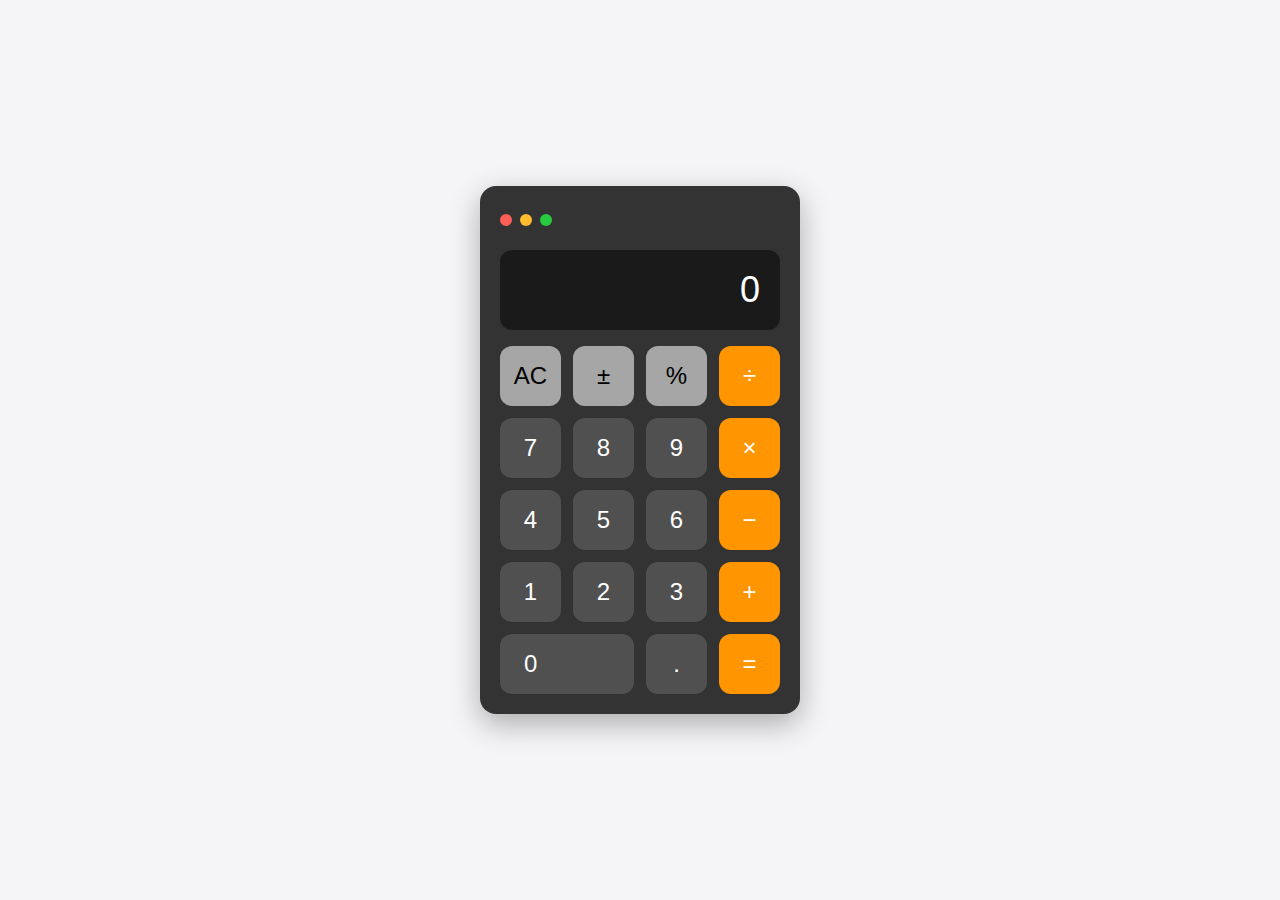
<file: apps/calculator.html>
<!DOCTYPE html>
<html lang="en">
<head>
    <meta charset="UTF-8">
    <meta name="viewport" content="width=device-width, initial-scale=1.0">
    <title>Calculator</title>
    <style>
        * {
            margin: 0;
            padding: 0;
            box-sizing: border-box;
        }

        body {
            font-family: -apple-system, BlinkMacSystemFont, 'Segoe UI', Roboto, sans-serif;
            background: #f5f5f7;
            height: 100vh;
            display: flex;
            align-items: center;
            justify-content: center;
            overflow: hidden;
        }

        .calculator {
            width: 320px;
            background: #333;
            border-radius: 16px;
            padding: 20px;
            box-shadow: 0 10px 30px rgba(0, 0, 0, 0.3);
        }

        .calculator-titlebar {
            height: 28px;
            display: flex;
            align-items: center;
            margin-bottom: 16px;
            -webkit-app-region: drag;
        }

        .window-controls {
            display: flex;
            gap: 8px;
        }

        .window-control {
            width: 12px;
            height: 12px;
            border-radius: 50%;
            cursor: pointer;
            transition: all 0.2s ease;
        }

        .close { background: #ff5f57; }
        .minimize { background: #ffbd2e; }
        .maximize { background: #28ca42; }

        .window-control:hover {
            filter: brightness(0.9);
        }

        .display {
            width: 100%;
            height: 80px;
            background: #1a1a1a;
            border-radius: 12px;
            margin-bottom: 16px;
            display: flex;
            align-items: center;
            justify-content: flex-end;
            padding: 0 20px;
            font-size: 36px;
            font-weight: 300;
            color: white;
            overflow: hidden;
        }

        .buttons {
            display: grid;
            grid-template-columns: repeat(4, 1fr);
            gap: 12px;
        }

        .btn {
            height: 60px;
            border: none;
            border-radius: 12px;
            font-size: 24px;
            font-weight: 400;
            cursor: pointer;
            transition: all 0.15s ease;
            display: flex;
            align-items: center;
            justify-content: center;
        }

        .btn:active {
            transform: scale(0.95);
        }

        .btn-number {
            background: #505050;
            color: white;
        }

        .btn-number:hover {
            background: #606060;
        }

        .btn-operator {
            background: #ff9500;
            color: white;
        }

        .btn-operator:hover {
            background: #ffad33;
        }

        .btn-operator.active {
            background: white;
            color: #ff9500;
        }

        .btn-function {
            background: #a6a6a6;
            color: black;
        }

        .btn-function:hover {
            background: #b6b6b6;
        }

        .btn-zero {
            grid-column: span 2;
            justify-content: flex-start;
            padding-left: 24px;
        }

        .btn-equals {
            background: #ff9500;
            color: white;
        }

        .btn-equals:hover {
            background: #ffad33;
        }
    </style>
</head>
<body>
    <div class="calculator">
        <div class="calculator-titlebar">
            <div class="window-controls">
                <div class="window-control close" onclick="window.close()"></div>
                <div class="window-control minimize" onclick="window.blur()"></div>
                <div class="window-control maximize"></div>
            </div>
        </div>

        <div class="display" id="display">0</div>

        <div class="buttons">
            <button class="btn btn-function" onclick="clearAll()">AC</button>
            <button class="btn btn-function" onclick="toggleSign()">±</button>
            <button class="btn btn-function" onclick="percentage()">%</button>
            <button class="btn btn-operator" onclick="setOperator('÷')">÷</button>

            <button class="btn btn-number" onclick="inputNumber('7')">7</button>
            <button class="btn btn-number" onclick="inputNumber('8')">8</button>
            <button class="btn btn-number" onclick="inputNumber('9')">9</button>
            <button class="btn btn-operator" onclick="setOperator('×')">×</button>

            <button class="btn btn-number" onclick="inputNumber('4')">4</button>
            <button class="btn btn-number" onclick="inputNumber('5')">5</button>
            <button class="btn btn-number" onclick="inputNumber('6')">6</button>
            <button class="btn btn-operator" onclick="setOperator('−')">−</button>

            <button class="btn btn-number" onclick="inputNumber('1')">1</button>
            <button class="btn btn-number" onclick="inputNumber('2')">2</button>
            <button class="btn btn-number" onclick="inputNumber('3')">3</button>
            <button class="btn btn-operator" onclick="setOperator('+')">+</button>

            <button class="btn btn-number btn-zero" onclick="inputNumber('0')">0</button>
            <button class="btn btn-number" onclick="inputDecimal()">.</button>
            <button class="btn btn-equals" onclick="calculate()">=</button>
        </div>
    </div>

    <script>
        let display = document.getElementById('display');
        let currentInput = '0';
        let operator = null;
        let previousInput = null;
        let shouldResetDisplay = false;

        function updateDisplay() {
            // Format numbers with commas for readability
            const formatted = parseFloat(currentInput).toLocaleString('en-US', {
                maximumFractionDigits: 8,
                useGrouping: true
            });
            display.textContent = formatted.length > 10 ? currentInput : formatted;
        }

        function inputNumber(num) {
            if (shouldResetDisplay) {
                currentInput = '0';
                shouldResetDisplay = false;
            }
            
            if (currentInput === '0') {
                currentInput = num;
            } else {
                currentInput += num;
            }
            updateDisplay();
        }

        function inputDecimal() {
            if (shouldResetDisplay) {
                currentInput = '0';
                shouldResetDisplay = false;
            }
            
            if (currentInput.indexOf('.') === -1) {
                currentInput += '.';
                updateDisplay();
            }
        }

        function setOperator(op) {
            if (operator && !shouldResetDisplay) {
                calculate();
            }
            
            previousInput = currentInput;
            operator = op;
            shouldResetDisplay = true;
            
            // Update operator button states
            document.querySelectorAll('.btn-operator').forEach(btn => {
                btn.classList.remove('active');
            });
            event.target.classList.add('active');
        }

        function calculate() {
            if (operator && previousInput !== null) {
                const prev = parseFloat(previousInput);
                const current = parseFloat(currentInput);
                let result;

                switch (operator) {
                    case '+':
                        result = prev + current;
                        break;
                    case '−':
                        result = prev - current;
                        break;
                    case '×':
                        result = prev * current;
                        break;
                    case '÷':
                        result = current !== 0 ? prev / current : 0;
                        break;
                    default:
                        return;
                }

                currentInput = result.toString();
                operator = null;
                previousInput = null;
                shouldResetDisplay = true;
                updateDisplay();
                
                // Remove active state from operator buttons
                document.querySelectorAll('.btn-operator').forEach(btn => {
                    btn.classList.remove('active');
                });
            }
        }

        function clearAll() {
            currentInput = '0';
            operator = null;
            previousInput = null;
            shouldResetDisplay = false;
            updateDisplay();
            
            // Remove active state from operator buttons
            document.querySelectorAll('.btn-operator').forEach(btn => {
                btn.classList.remove('active');
            });
        }

        function toggleSign() {
            if (currentInput !== '0') {
                currentInput = currentInput.charAt(0) === '-' 
                    ? currentInput.slice(1) 
                    : '-' + currentInput;
                updateDisplay();
            }
        }

        function percentage() {
            currentInput = (parseFloat(currentInput) / 100).toString();
            updateDisplay();
        }

        // Keyboard support
        document.addEventListener('keydown', function(event) {
            const key = event.key;
            
            if (key >= '0' && key <= '9') {
                inputNumber(key);
            } else if (key === '.') {
                inputDecimal();
            } else if (key === '+') {
                setOperator('+');
            } else if (key === '-') {
                setOperator('−');
            } else if (key === '*') {
                setOperator('×');
            } else if (key === '/') {
                event.preventDefault();
                setOperator('÷');
            } else if (key === 'Enter' || key === '=') {
                calculate();
            } else if (key === 'Escape' || key.toLowerCase() === 'c') {
                clearAll();
            }
        });

        // Initialize display
        updateDisplay();
    </script>
</body>
</html>
</file>
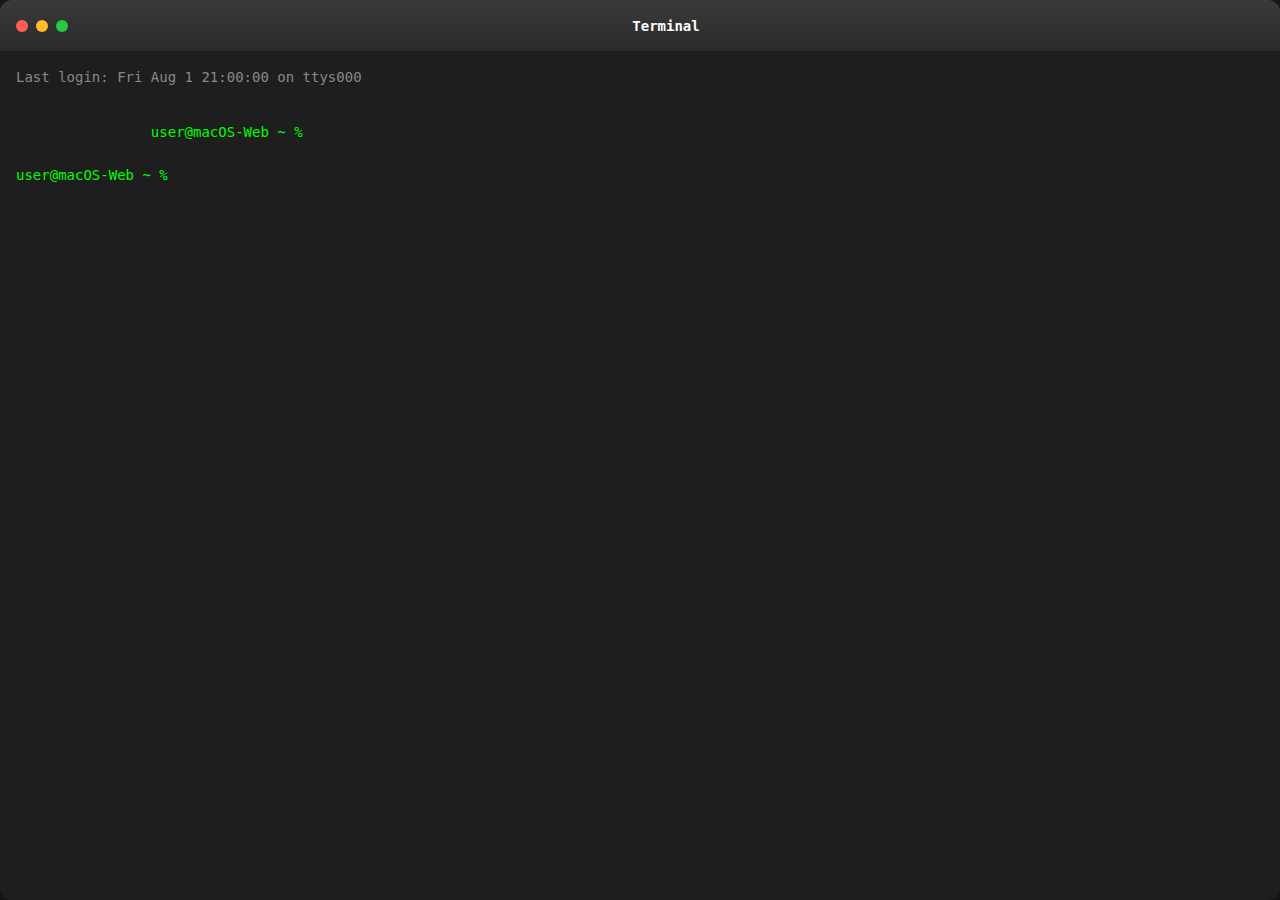
<file: apps/terminal.html>
<!DOCTYPE html>
<html lang="en">
<head>
    <meta charset="UTF-8">
    <meta name="viewport" content="width=device-width, initial-scale=1.0">
    <title>Terminal</title>
    <style>
        * {
            margin: 0;
            padding: 0;
            box-sizing: border-box;
        }

        body {
            font-family: 'SF Mono', 'Monaco', 'Inconsolata', 'Roboto Mono', monospace;
            background: #1a1a1a;
            height: 100vh;
            overflow: hidden;
        }

        .terminal-window {
            display: flex;
            flex-direction: column;
            height: 100vh;
            background: #1e1e1e;
            border-radius: 12px;
            overflow: hidden;
            box-shadow: 0 10px 30px rgba(0, 0, 0, 0.5);
        }

        .terminal-titlebar {
            height: 52px;
            background: linear-gradient(180deg, #3a3a3a 0%, #2a2a2a 100%);
            border-bottom: 1px solid #1a1a1a;
            display: flex;
            align-items: center;
            padding: 0 16px;
            -webkit-app-region: drag;
        }

        .window-controls {
            display: flex;
            gap: 8px;
        }

        .window-control {
            width: 12px;
            height: 12px;
            border-radius: 50%;
            cursor: pointer;
            transition: all 0.2s ease;
        }

        .close { background: #ff5f57; }
        .minimize { background: #ffbd2e; }
        .maximize { background: #28ca42; }

        .window-control:hover {
            filter: brightness(0.9);
        }

        .terminal-title {
            flex: 1;
            text-align: center;
            font-size: 14px;
            font-weight: 600;
            color: #ffffff;
        }

        .terminal-content {
            flex: 1;
            background: #1e1e1e;
            color: #00ff00;
            padding: 16px;
            overflow-y: auto;
            font-size: 14px;
            line-height: 1.4;
        }

        .terminal-line {
            margin-bottom: 4px;
            white-space: pre-wrap;
            word-break: break-all;
        }

        .prompt {
            color: #00ff00;
        }

        .command {
            color: #ffffff;
        }

        .output {
            color: #cccccc;
        }

        .error {
            color: #ff4444;
        }

        .input-line {
            display: flex;
            align-items: center;
        }

        .prompt-symbol {
            color: #00ff00;
            margin-right: 8px;
        }

        .terminal-input {
            flex: 1;
            background: transparent;
            border: none;
            outline: none;
            color: #ffffff;
            font-family: inherit;
            font-size: inherit;
        }

        .cursor {
            display: inline-block;
            width: 8px;
            height: 16px;
            background: #00ff00;
            animation: blink 1s infinite;
        }

        @keyframes blink {
            0%, 50% { opacity: 1; }
            51%, 100% { opacity: 0; }
        }

        .welcome-text {
            color: #888888;
            margin-bottom: 16px;
        }

        .directory-listing {
            display: grid;
            grid-template-columns: repeat(auto-fit, minmax(150px, 1fr));
            gap: 8px;
            margin: 8px 0;
        }

        .file-item {
            color: #cccccc;
        }

        .file-item.directory {
            color: #4a9eff;
        }

        .file-item.executable {
            color: #00ff00;
        }

        /* Scrollbar styling */
        .terminal-content::-webkit-scrollbar {
            width: 8px;
        }

        .terminal-content::-webkit-scrollbar-track {
            background: #2a2a2a;
        }

        .terminal-content::-webkit-scrollbar-thumb {
            background: #555555;
            border-radius: 4px;
        }

        .terminal-content::-webkit-scrollbar-thumb:hover {
            background: #666666;
        }
    </style>
</head>
<body>
    <div class="terminal-window">
        <div class="terminal-titlebar">
            <div class="window-controls">
                <div class="window-control close" onclick="window.close()"></div>
                <div class="window-control minimize" onclick="window.blur()"></div>
                <div class="window-control maximize"></div>
            </div>
            <div class="terminal-title">Terminal</div>
        </div>

        <div class="terminal-content" id="terminalContent">
            <div class="welcome-text">Last login: Fri Aug  1 21:00:00 on ttys000</div>
            <div class="terminal-line">
                <span class="prompt">user@macOS-Web ~ %</span>
            </div>
        </div>
    </div>

    <script>
        const terminalContent = document.getElementById('terminalContent');
        let commandHistory = [];
        let historyIndex = -1;
        let currentDirectory = '~';

        // File system simulation
        const fileSystem = {
            '~': {
                'Documents': { type: 'directory', files: ['resume.pdf', 'notes.txt'] },
                'Downloads': { type: 'directory', files: ['installer.dmg', 'image.jpg'] },
                'Desktop': { type: 'directory', files: ['project.zip'] },
                'Music': { type: 'directory', files: ['song.mp3'] },
                '.bashrc': { type: 'file' },
                '.zshrc': { type: 'file' }
            }
        };

        // Available commands
        const commands = {
            help: () => {
                return `Available commands:
  help      - Show this help message
  ls        - List directory contents
  pwd       - Show current directory
  cd [dir]  - Change directory
  clear     - Clear terminal
  date      - Show current date and time
  whoami    - Show current user
  echo [text] - Display text
  cat [file] - Show file contents
  mkdir [name] - Create directory
  touch [name] - Create file`;
            },

            ls: () => {
                const currentFiles = fileSystem[currentDirectory];
                if (!currentFiles) return 'Directory not found';
                
                let output = '';
                Object.keys(currentFiles).forEach(item => {
                    const itemData = currentFiles[item];
                    const className = itemData.type === 'directory' ? 'directory' : 'file';
                    output += `<span class="file-item ${className}">${item}</span>\n`;
                });
                return output;
            },

            pwd: () => currentDirectory,

            cd: (args) => {
                if (!args[0]) return currentDirectory;
                const target = args[0];
                
                if (target === '..') {
                    currentDirectory = '~';
                    return '';
                } else if (target === '~' || target === '/') {
                    currentDirectory = '~';
                    return '';
                } else {
                    const currentFiles = fileSystem[currentDirectory];
                    if (currentFiles && currentFiles[target] && currentFiles[target].type === 'directory') {
                        currentDirectory = `~/${target}`;
                        return '';
                    } else {
                        return `cd: no such file or directory: ${target}`;
                    }
                }
            },

            clear: () => {
                terminalContent.innerHTML = '';
                return '';
            },

            date: () => new Date().toString(),

            whoami: () => 'user',

            echo: (args) => args.join(' '),

            cat: (args) => {
                if (!args[0]) return 'cat: missing file name';
                const filename = args[0];
                
                // Simulate file contents
                const fileContents = {
                    'resume.pdf': 'PDF content (binary file)',
                    'notes.txt': 'This is a sample text file.\nLine 2 of the file.\nEnd of file.',
                    '.bashrc': '# Bash configuration file\nexport PATH=$PATH:/usr/local/bin',
                    '.zshrc': '# Zsh configuration file\nexport SHELL=/bin/zsh'
                };
                
                return fileContents[filename] || `cat: ${filename}: No such file or directory`;
            },

            mkdir: (args) => {
                if (!args[0]) return 'mkdir: missing directory name';
                return `Directory '${args[0]}' created (simulated)`;
            },

            touch: (args) => {
                if (!args[0]) return 'touch: missing file name';
                return `File '${args[0]}' created (simulated)`;
            }
        };

        function createInputLine() {
            const inputLine = document.createElement('div');
            inputLine.className = 'input-line';
            inputLine.innerHTML = `
                <span class="prompt-symbol">user@macOS-Web ${currentDirectory} %</span>
                <input type="text" class="terminal-input" autocomplete="off" spellcheck="false">
            `;
            
            terminalContent.appendChild(inputLine);
            const input = inputLine.querySelector('.terminal-input');
            input.focus();
            
            input.addEventListener('keydown', handleInput);
            
            return input;
        }

        function handleInput(event) {
            const input = event.target;
            const command = input.value.trim();
            
            if (event.key === 'Enter') {
                if (command) {
                    commandHistory.push(command);
                    historyIndex = commandHistory.length;
                    executeCommand(command);
                }
                
                // Create new input line
                setTimeout(() => {
                    createInputLine();
                    scrollToBottom();
                }, 10);
                
                input.disabled = true;
                
            } else if (event.key === 'ArrowUp') {
                event.preventDefault();
                if (historyIndex > 0) {
                    historyIndex--;
                    input.value = commandHistory[historyIndex];
                }
            } else if (event.key === 'ArrowDown') {
                event.preventDefault();
                if (historyIndex < commandHistory.length - 1) {
                    historyIndex++;
                    input.value = commandHistory[historyIndex];
                } else {
                    historyIndex = commandHistory.length;
                    input.value = '';
                }
            }
        }

        function executeCommand(commandLine) {
            const parts = commandLine.split(' ');
            const command = parts[0];
            const args = parts.slice(1);
            
            // Display the command
            const commandDiv = document.createElement('div');
            commandDiv.className = 'terminal-line command';
            commandDiv.innerHTML = `<span class="prompt">user@macOS-Web ${currentDirectory} %</span> ${commandLine}`;
            terminalContent.appendChild(commandDiv);
            
            // Execute command
            let output = '';
            if (commands[command]) {
                output = commands[command](args);
            } else if (command) {
                output = `zsh: command not found: ${command}`;
            }
            
            // Display output
            if (output && command !== 'clear') {
                const outputDiv = document.createElement('div');
                outputDiv.className = `terminal-line ${output.includes('not found') || output.includes('error') ? 'error' : 'output'}`;
                outputDiv.innerHTML = output;
                terminalContent.appendChild(outputDiv);
            }
        }

        function scrollToBottom() {
            terminalContent.scrollTop = terminalContent.scrollHeight;
        }

        // Initialize first input line
        createInputLine();

        // Focus on terminal when clicked
        terminalContent.addEventListener('click', () => {
            const inputs = terminalContent.querySelectorAll('.terminal-input');
            const lastInput = inputs[inputs.length - 1];
            if (lastInput) lastInput.focus();
        });
    </script>
</body>
</html>
</file>
